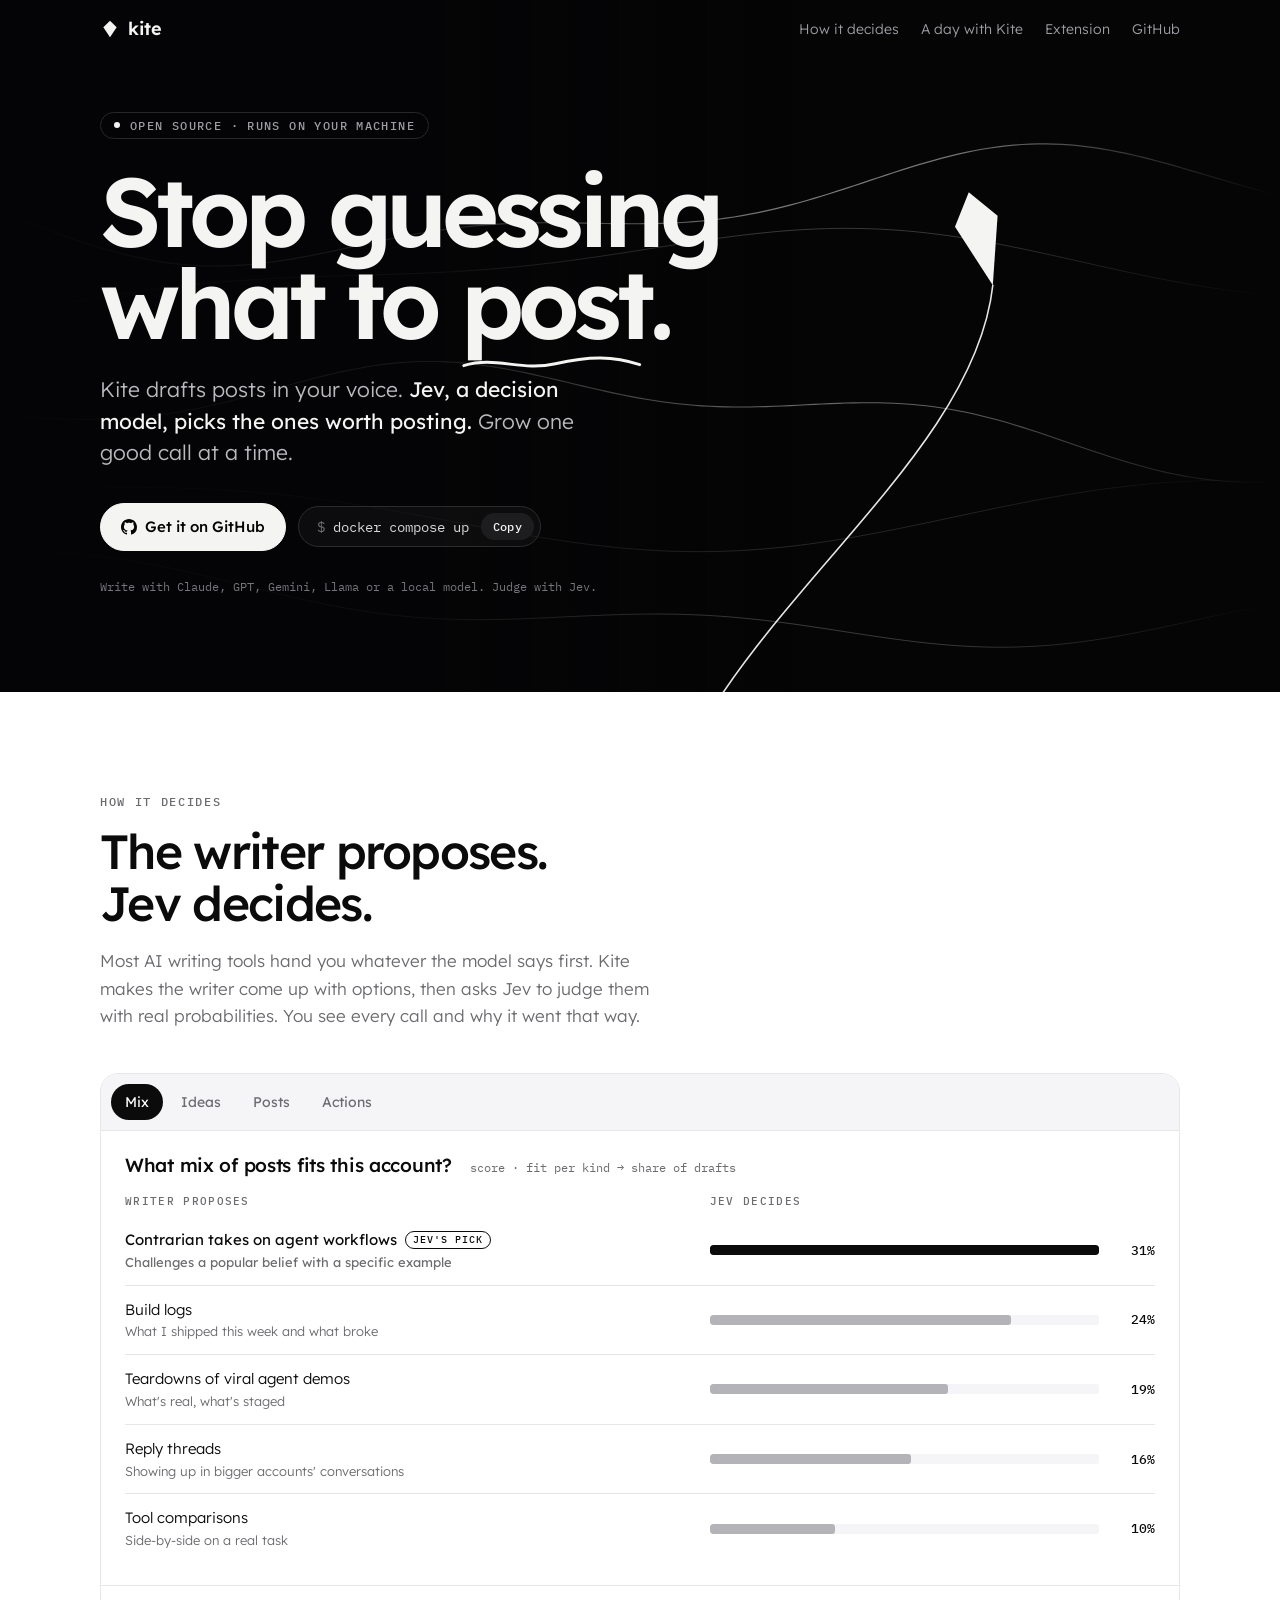
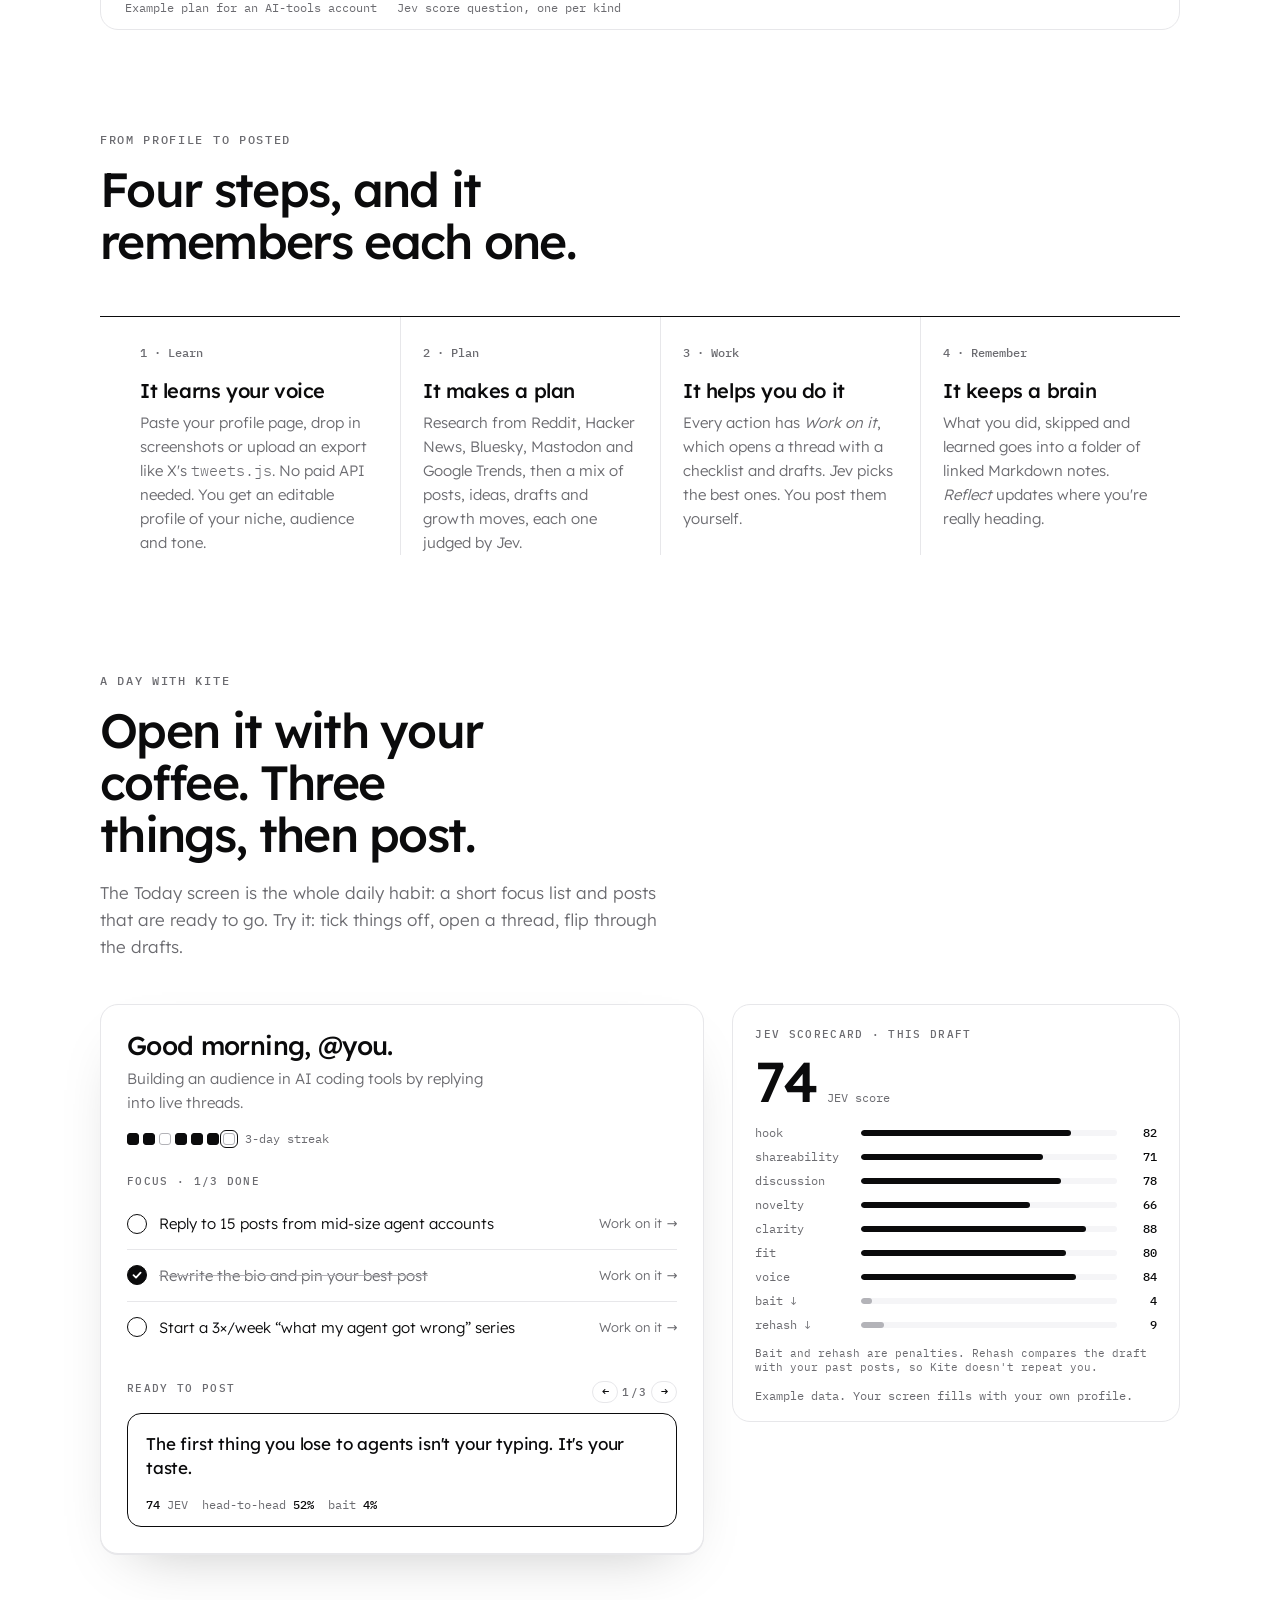
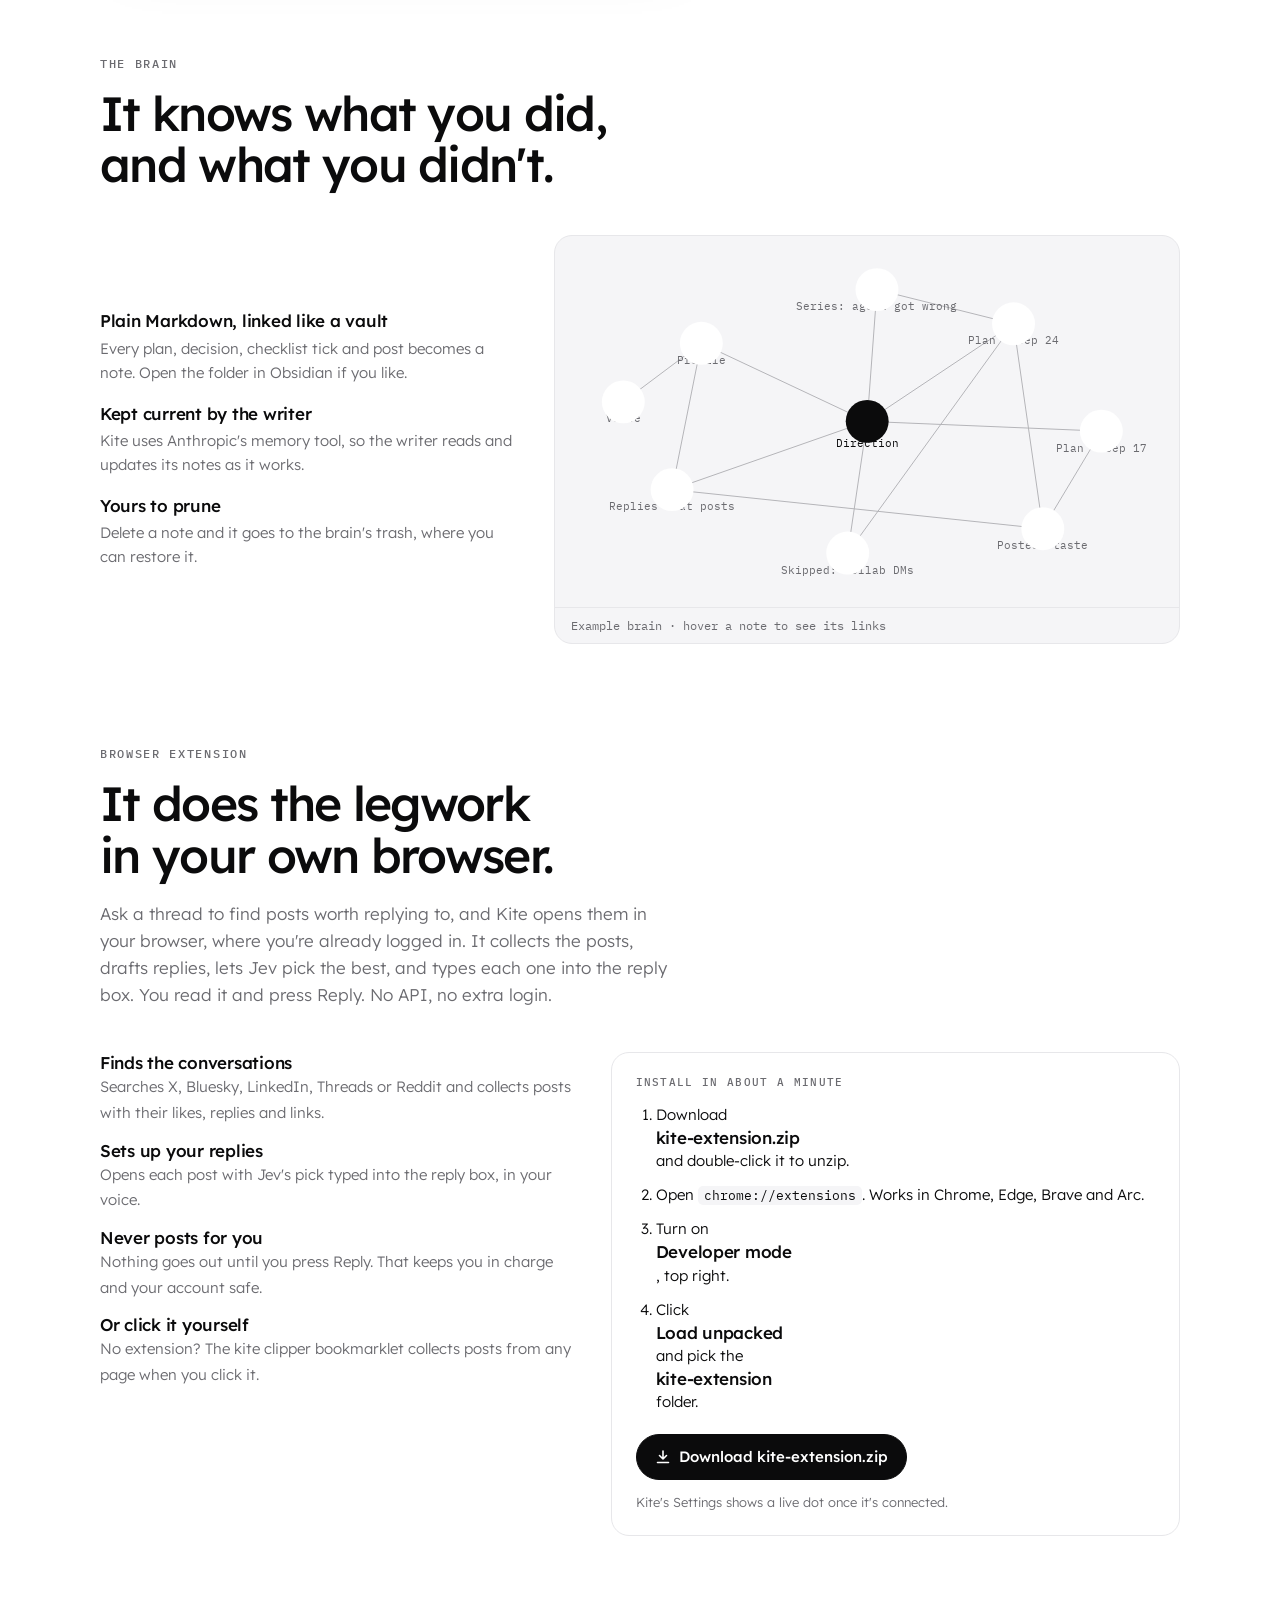
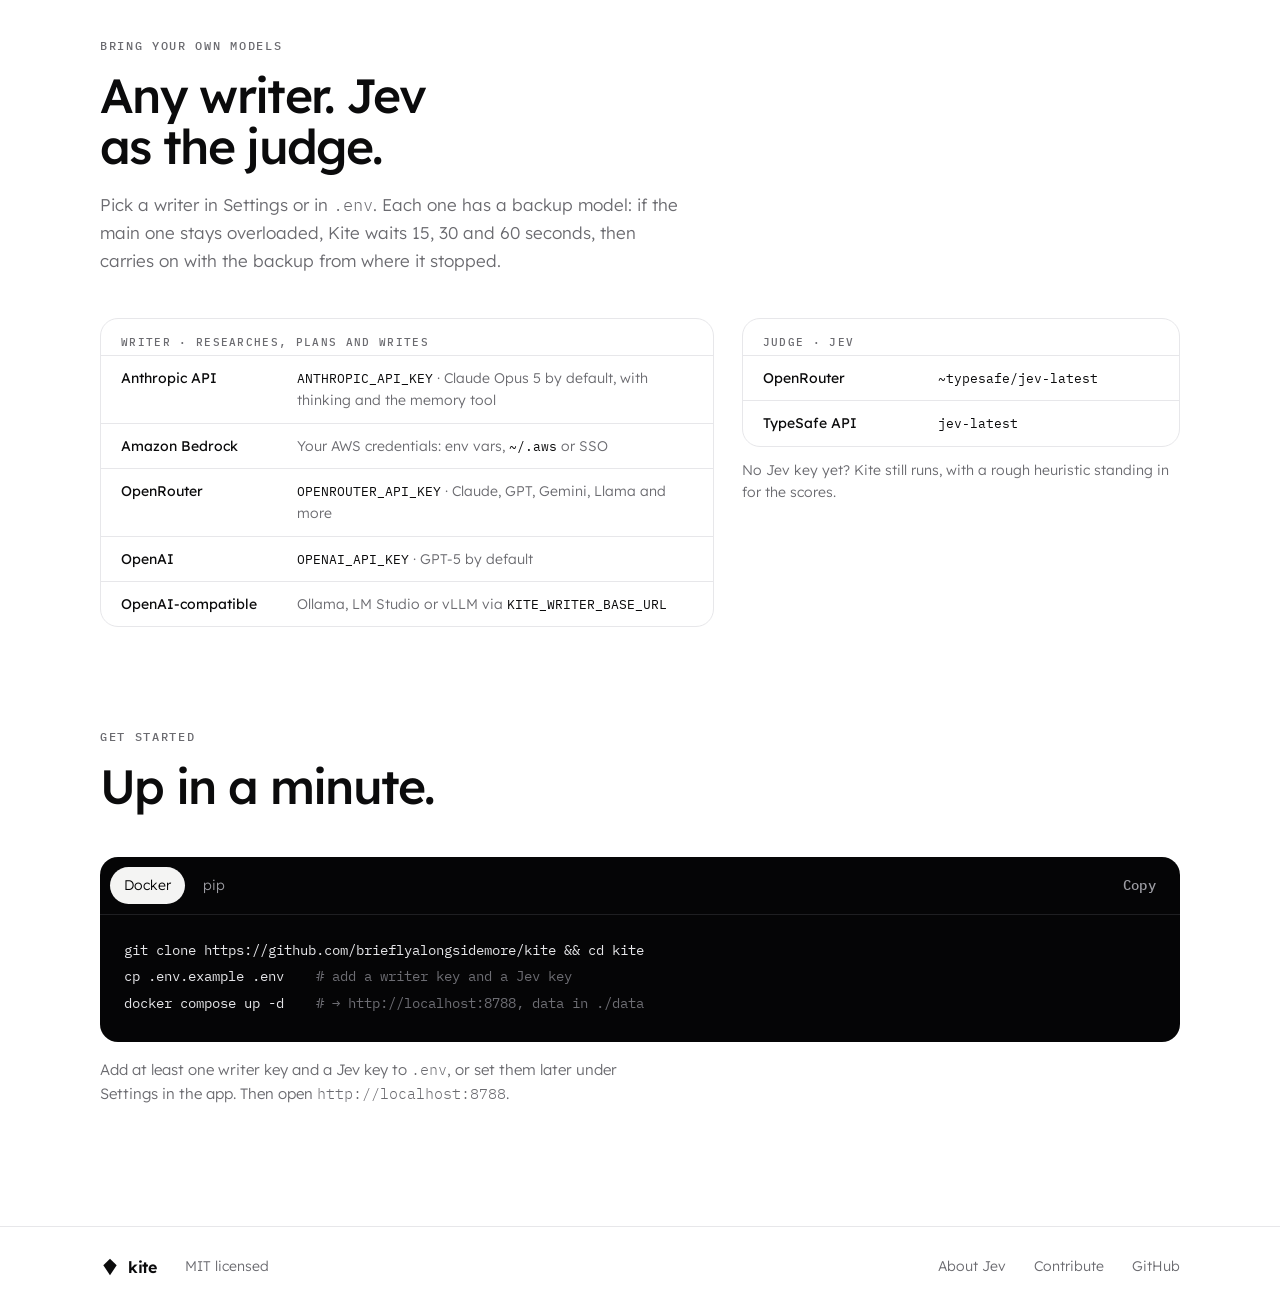
<file: docs/index.html>
<!doctype html>
<html lang="en">
<head>
<meta charset="utf-8">
<meta name="viewport" content="width=device-width, initial-scale=1, viewport-fit=cover">
<title>Kite</title>
<meta name="description" content="A local copilot for growing on social media. An LLM writes; Jev, TypeSafe's decision model, makes the calls.">
<meta property="og:type" content="website">
<meta property="og:site_name" content="Kite">
<meta property="og:title" content="Kite: stop guessing what to post">
<meta property="og:description" content="Claude drafts in your voice. Jev picks what's worth posting. Open source, runs on your machine.">
<meta property="og:url" content="https://open-kite.vercel.app/">
<meta property="og:image" content="https://open-kite.vercel.app/og.png">
<meta property="og:image:width" content="2400">
<meta property="og:image:height" content="1260">
<meta property="og:image:alt" content="Kite: stop guessing what to post. Claude drafts in your voice, Jev picks what's worth posting.">
<meta name="twitter:card" content="summary_large_image">
<meta name="twitter:title" content="Kite: stop guessing what to post">
<meta name="twitter:description" content="Claude drafts in your voice. Jev picks what's worth posting. Open source, runs on your machine.">
<meta name="twitter:image" content="https://open-kite.vercel.app/og.png">
<meta name="twitter:image:alt" content="Kite: stop guessing what to post. Claude drafts in your voice, Jev picks what's worth posting.">
<link rel="icon" href="data:image/svg+xml,%3Csvg xmlns='http://www.w3.org/2000/svg' viewBox='0 0 24 24'%3E%3Cpath d='M12 2 20 10 12 22 4 10Z' fill='black'/%3E%3C/svg%3E">
<link rel="preconnect" href="https://fonts.googleapis.com">
<link rel="preconnect" href="https://fonts.gstatic.com" crossorigin>
<link rel="stylesheet" href="https://fonts.googleapis.com/css2?family=Lexend:wght@300;400;500;600&family=IBM+Plex+Mono:wght@400;500&display=swap">
<style>
:root {
  color-scheme: light;
  --bg: #ffffff; --fg: #0b0b0c; --dim: #6b6b70; --faint: #b3b3b8; --soft: #e7e7ea; --wash: #f5f5f7;
  --ink: #050506; --paper: #f4f4f3; --paper-dim: #9d9da3;
  --display: "Lexend", ui-sans-serif, system-ui, -apple-system, "Segoe UI", sans-serif;
  --body: "Lexend", ui-sans-serif, system-ui, -apple-system, "Segoe UI", sans-serif;
  --mono: "IBM Plex Mono", ui-monospace, "SF Mono", Menlo, Consolas, monospace;
  --wrap: 1120px;
}
@media (prefers-color-scheme: dark) {
  :root:not([data-theme="light"]) { color-scheme: dark; --bg: #0b0b0c; --fg: #f3f3f2; --dim: #9b9ba0; --faint: #55555a; --soft: #232326; --wash: #141416; }
}
:root[data-theme="dark"] { color-scheme: dark; --bg: #0b0b0c; --fg: #f3f3f2; --dim: #9b9ba0; --faint: #55555a; --soft: #232326; --wash: #141416; }

* { box-sizing: border-box; }
html { scroll-behavior: smooth; }
body { margin: 0; background: var(--bg); color: var(--fg); font: 300 16px/1.6 var(--body); -webkit-font-smoothing: antialiased; }
img { max-width: 100%; }
a { color: inherit; }
button { font: inherit; color: inherit; }
::selection { background: var(--fg); color: var(--bg); }
:focus-visible { outline: 2px solid currentColor; outline-offset: 3px; border-radius: 4px; }
.wrap { max-width: var(--wrap); margin: 0 auto; padding-inline: 20px; }
.mono { font-family: var(--mono); }

/* ---------- hero (always ink, like the banner) ---------- */
.hero { position: relative; background: var(--ink); color: var(--paper); overflow: hidden; isolation: isolate; }
.hero canvas { position: absolute; inset: 0; width: 100%; height: 100%; z-index: -1; }
.nav { display: flex; align-items: center; gap: 24px; padding-block: calc(18px + env(safe-area-inset-top, 0px)) 18px; }
.mark { display: inline-flex; align-items: center; gap: 8px; font: 600 18px/1 var(--display); letter-spacing: -0.02em; text-decoration: none; }
.mark svg { width: 20px; height: 20px; }
.nav-links { display: flex; gap: 22px; margin-left: auto; font-size: 14px; }
.nav-links a { text-decoration: none; color: var(--paper-dim); transition: color .15s; }
.nav-links a:hover { color: var(--paper); }
.hero-grid { max-width: 700px; padding-block: 52px 96px; }
.kicker { display: inline-flex; align-items: center; gap: 10px; font: 500 11.5px/1 var(--mono); letter-spacing: .12em; text-transform: uppercase; color: var(--paper-dim); border: 1px solid #27272b; border-radius: 999px; padding: 7px 13px; }
.kicker i { width: 6px; height: 6px; border-radius: 50%; background: var(--paper); }
.headline { font: 600 clamp(54px, 7.6vw, 104px)/0.94 var(--display); letter-spacing: -0.052em; margin: 26px 0 0; text-wrap: balance; }
.headline em { font-style: normal; position: relative; white-space: nowrap; }
.headline em svg { position: absolute; left: 0; bottom: -0.1em; width: calc(100% - .28em); height: .2em; overflow: visible; }
.headline em path { fill: none; stroke: var(--paper); stroke-width: 3; stroke-linecap: round; stroke-dasharray: 1; stroke-dashoffset: 1; animation: draw 1.1s .5s cubic-bezier(.6,0,.2,1) forwards; }
@keyframes draw { to { stroke-dashoffset: 0; } }
.sub { font: 300 clamp(18px, 2vw, 21px)/1.5 var(--display); color: #b9b9be; max-width: 40ch; margin: 26px 0 0; }
.sub b { color: var(--paper); font-weight: 400; }
.proof { margin: 26px 0 0; font: 400 12px/1.6 var(--mono); color: #75757b; }

.actions { display: flex; flex-wrap: wrap; gap: 12px; margin-top: 34px; align-items: center; }
.pill { display: inline-flex; align-items: center; gap: 8px; border-radius: 999px; padding: 11px 20px; font-weight: 500; font-size: 15px; text-decoration: none; border: 1px solid var(--paper); background: var(--paper); color: var(--ink); transition: transform .12s; }
.pill:hover { transform: translateY(-1px); }
.pill svg { width: 16px; height: 16px; }
.cmd { display: inline-flex; align-items: center; gap: 12px; border: 1px solid #2c2c30; border-radius: 999px; padding: 6px 6px 6px 18px; font: 400 14px var(--mono); color: #d8d8dc; background: rgba(255,255,255,.03); }
.cmd b { color: #6f6f75; font-weight: 400; }
.copy { border: 0; border-radius: 999px; padding: 6px 12px; font: 500 12px var(--mono); cursor: pointer; background: #1d1d20; color: var(--paper); letter-spacing: .02em; }
.copy:hover { background: #2a2a2e; }

/* ---------- sections ---------- */
section.s { padding-block: 104px 0; }
.eyebrow { font: 500 12px/1 var(--mono); text-transform: uppercase; letter-spacing: .14em; color: var(--dim); margin: 0 0 18px; }
h2 { font: 500 clamp(30px, 4.4vw, 48px)/1.08 var(--display); letter-spacing: -0.035em; margin: 0; text-wrap: balance; max-width: 18ch; }
.intro { color: var(--dim); max-width: 58ch; margin: 18px 0 0; font-size: 17px; }

/* engine: writer proposes / jev decides */
.engine { margin-top: 44px; border: 1px solid var(--soft); border-radius: 18px; overflow: hidden; }
.steps { display: flex; gap: 4px; padding: 10px; border-bottom: 1px solid var(--soft); flex-wrap: wrap; background: var(--wash); }
.steps button { border: 0; background: none; padding: 7px 14px; border-radius: 999px; cursor: pointer; color: var(--dim); font-size: 14px; font-weight: 400; }
.steps button:hover { color: var(--fg); }
.steps button[aria-selected="true"] { background: var(--fg); color: var(--bg); }
.engine-body { display: grid; grid-template-columns: 1fr; }
.engine-q { padding: 22px 24px 4px; display: flex; flex-wrap: wrap; gap: 8px 18px; align-items: baseline; }
.engine-q strong { font: 500 19px/1.3 var(--display); letter-spacing: -0.015em; }
.engine-q span { font: 400 12px var(--mono); color: var(--dim); }
.cols { display: grid; grid-template-columns: minmax(0, 1.25fr) minmax(0, 1fr); gap: 0 28px; padding: 12px 24px 8px; font: 500 11px var(--mono); text-transform: uppercase; letter-spacing: .12em; color: var(--dim); }
.rows { padding: 0 24px 22px; }
.r { display: grid; grid-template-columns: minmax(0, 1.25fr) minmax(0, 1fr); gap: 6px 28px; align-items: center; padding: 13px 0; border-top: 1px solid var(--soft); }
.r:first-child { border-top: 0; }
.r .t { font-size: 15px; line-height: 1.45; }
.r .t small { display: block; color: var(--dim); font-size: 13px; margin-top: 2px; }
.bar { display: flex; align-items: center; gap: 12px; }
.track { flex: 1; height: 10px; border-radius: 3px; background: var(--wash); position: relative; overflow: hidden; }
.fill { position: absolute; inset: 0 auto 0 0; border-radius: 3px; background: var(--faint); transition: width .7s cubic-bezier(.2,.8,.2,1); }
.r.top .fill { background: var(--fg); }
.r.top .t { font-weight: 400; }
.pct { font: 500 13px var(--mono); width: 44px; text-align: right; font-variant-numeric: tabular-nums; }
.pick { display: inline-block; font: 500 10px/1 var(--mono); letter-spacing: .1em; text-transform: uppercase; border: 1px solid var(--fg); border-radius: 999px; padding: 3px 7px; margin-left: 8px; vertical-align: 2px; }
.engine-foot { padding: 14px 24px; border-top: 1px solid var(--soft); font: 400 12px var(--mono); color: var(--dim); display: flex; flex-wrap: wrap; gap: 6px 20px; }

/* how it works */
.how { margin-top: 48px; display: grid; grid-template-columns: repeat(4, minmax(0, 1fr)); gap: 0; border-top: 1px solid var(--fg); }
.how li { list-style: none; padding: 22px 22px 0 0; }
.how li + li { padding-left: 22px; border-left: 1px solid var(--soft); }
.how .n { font: 500 12px var(--mono); color: var(--dim); }
.how h3 { font: 500 20px/1.25 var(--display); letter-spacing: -0.02em; margin: 14px 0 8px; }
.how p { margin: 0; color: var(--dim); font-size: 15px; }
.how ol { padding: 0; margin: 0; display: contents; }

/* today demo */
.demo-grid { margin-top: 44px; display: grid; grid-template-columns: minmax(0, 1.35fr) minmax(0, 1fr); gap: 28px; align-items: start; }
.app { border: 1px solid var(--soft); border-radius: 18px; padding: 26px; background: var(--bg); box-shadow: 0 1px 0 var(--soft), 0 24px 60px -32px rgba(0,0,0,.28); }
.app-top { display: flex; justify-content: space-between; align-items: flex-start; gap: 16px; flex-wrap: wrap; }
.app h3 { font: 500 26px/1.15 var(--display); letter-spacing: -0.025em; margin: 0; }
.app .dir { color: var(--dim); margin: 6px 0 0; font-size: 15px; max-width: 42ch; }
.streak { display: flex; align-items: center; gap: 10px; font: 400 12px var(--mono); color: var(--dim); }
.days { display: flex; gap: 4px; }
.days i { width: 12px; height: 12px; border-radius: 3px; border: 1px solid var(--faint); display: block; transition: background .3s, border-color .3s; }
.days i.on { background: var(--fg); border-color: var(--fg); }
.days i.today { outline: 1px solid var(--fg); outline-offset: 2px; }
.label { font: 500 11px var(--mono); text-transform: uppercase; letter-spacing: .12em; color: var(--dim); margin: 28px 0 10px; display: flex; justify-content: space-between; gap: 12px; }
.focus { list-style: none; margin: 0; padding: 0; }
.focus li { border-top: 1px solid var(--soft); }
.focus li:first-child { border-top: 0; }
.fi { display: flex; align-items: center; gap: 12px; padding: 11px 0; }
.check { width: 20px; height: 20px; border-radius: 50%; border: 1.5px solid var(--fg); background: none; cursor: pointer; flex: none; display: grid; place-items: center; padding: 0; }
.check svg { width: 12px; height: 12px; opacity: 0; }
li.done .check { background: var(--fg); }
li.done .check svg { opacity: 1; color: var(--bg); }
li.done .ft { color: var(--dim); text-decoration: line-through; text-decoration-color: var(--faint); }
.ft { flex: 1; font-size: 15px; line-height: 1.4; }
.work { border: 0; background: none; color: var(--dim); font-size: 13px; cursor: pointer; white-space: nowrap; padding: 4px 0; }
.work:hover { color: var(--fg); }
.thread { margin: 0 0 14px 32px; padding: 14px 16px; background: var(--wash); border-radius: 12px; font-size: 14px; }
.thread p { margin: 0 0 8px; color: var(--dim); }
.thread ol { margin: 0; padding-left: 18px; }
.thread li { border: 0; padding: 2px 0; }
.post { border: 1px solid var(--fg); border-radius: 14px; padding: 18px 18px 14px; }
.post p { margin: 0; font: 400 17px/1.45 var(--display); letter-spacing: -0.01em; min-height: 3em; }
.post .meta { margin-top: 14px; font: 400 12px var(--mono); color: var(--dim); display: flex; flex-wrap: wrap; gap: 4px 14px; }
.post .meta b { color: var(--fg); font-weight: 500; }
.pager { display: inline-flex; align-items: center; gap: 4px; }
.pager button { border: 1px solid var(--soft); background: none; border-radius: 999px; width: 26px; height: 22px; cursor: pointer; font-size: 12px; line-height: 1; color: var(--fg); }
.pager button:hover { border-color: var(--fg); }

.scorecard { border: 1px solid var(--soft); border-radius: 18px; padding: 22px 22px 18px; }
.scorecard h4 { margin: 0; font: 500 11px var(--mono); text-transform: uppercase; letter-spacing: .12em; color: var(--dim); }
.big { display: flex; align-items: baseline; gap: 10px; margin: 12px 0 4px; }
.big strong { font: 500 56px/1 var(--display); letter-spacing: -0.04em; font-variant-numeric: tabular-nums; }
.big span { font: 400 12px var(--mono); color: var(--dim); }
.metrics { list-style: none; margin: 16px 0 0; padding: 0; display: grid; gap: 9px; }
.metrics li { display: grid; grid-template-columns: 96px minmax(0, 1fr) 30px; gap: 10px; align-items: center; font: 400 12px var(--mono); }
.metrics li span:first-child { color: var(--dim); }
.metrics .track { height: 6px; }
.metrics .fill { background: var(--fg); }
.metrics li.inv .fill { background: var(--faint); }
.metrics li b { font-weight: 500; text-align: right; font-variant-numeric: tabular-nums; }
.note { font: 400 11px var(--mono); color: var(--dim); margin: 14px 0 0; }
.example { font: 400 12px var(--mono); color: var(--dim); margin: 14px 0 0; }

/* brain */
.brain { margin-top: 44px; display: grid; grid-template-columns: minmax(0, 1fr) minmax(0, 1.5fr); gap: 36px; align-items: center; }
.brain dl { margin: 0; display: grid; gap: 18px; }
.brain dt { font: 500 17px/1.3 var(--display); letter-spacing: -0.015em; }
.brain dd { margin: 4px 0 0; color: var(--dim); font-size: 15px; }
.graph { border: 1px solid var(--soft); border-radius: 18px; background: var(--wash); overflow: hidden; }
.graph svg { display: block; width: 100%; height: auto; }
.graph line { stroke: var(--faint); stroke-width: 1; transition: stroke .2s; }
.graph line.hot { stroke: var(--fg); }
.graph circle { fill: var(--bg); stroke: var(--fg); stroke-width: 1.5; transition: fill .2s; }
.graph g.node { cursor: default; }
.graph g.node.core circle { fill: var(--fg); }
.graph g.node.hot circle { fill: var(--fg); }
.graph text { fill: var(--dim); font: 400 11px var(--mono); transition: fill .2s; }
.graph g.node.hot text, .graph g.node.core text { fill: var(--fg); }
.graph-cap { padding: 10px 16px; border-top: 1px solid var(--soft); font: 400 12px var(--mono); color: var(--dim); }

/* browser extension */
.ext { margin-top: 44px; display: grid; grid-template-columns: minmax(0, 1fr) minmax(0, 1.2fr); gap: 36px; align-items: start; }
.ext ul { list-style: none; margin: 0; padding: 0; display: grid; gap: 14px; }
.ext li b { display: block; font: 500 17px/1.3 var(--display); letter-spacing: -0.015em; }
.ext li span { color: var(--dim); font-size: 15px; }
.ext-card { border: 1px solid var(--soft); border-radius: 18px; padding: 22px 24px; }
.ext-card h3 { margin: 0 0 14px; font: 500 11px var(--mono); text-transform: uppercase; letter-spacing: .12em; color: var(--dim); }
.ext-card ol { margin: 0; padding-left: 20px; display: grid; gap: 10px; font-size: 15px; }
.ext-card code { font: 400 13px var(--mono); background: var(--wash); border-radius: 5px; padding: 1px 6px; }
.ext-actions { display: flex; flex-wrap: wrap; gap: 12px; align-items: center; margin-top: 20px; }
.dl { display: inline-flex; align-items: center; gap: 8px; border-radius: 999px; padding: 10px 18px; font-weight: 500; font-size: 15px; text-decoration: none; background: var(--fg); color: var(--bg); border: 1px solid var(--fg); }
.dl:hover { transform: translateY(-1px); }
.ext-note { color: var(--dim); font-size: 13px; }

/* providers */
.prov { margin-top: 44px; display: grid; grid-template-columns: minmax(0, 1.4fr) minmax(0, 1fr); gap: 28px; }
.table { border: 1px solid var(--soft); border-radius: 18px; overflow-x: auto; }
.table table { width: 100%; border-collapse: collapse; font-size: 14px; min-width: 460px; }
.table caption { text-align: left; padding: 16px 20px 6px; font: 500 11px var(--mono); text-transform: uppercase; letter-spacing: .12em; color: var(--dim); }
.table th, .table td { text-align: left; padding: 11px 20px; border-top: 1px solid var(--soft); vertical-align: top; }
.table th { font-weight: 400; white-space: nowrap; }
.table td { color: var(--dim); }
.table code { font: 400 12.5px var(--mono); color: var(--fg); }
.fallback { margin: 12px 0 0; color: var(--dim); font-size: 14px; }


/* start */
.start { margin-top: 44px; border-radius: 18px; background: var(--ink); color: var(--paper); overflow: hidden; }
.start-tabs { display: flex; gap: 4px; padding: 10px; border-bottom: 1px solid #1f1f22; }
.start-tabs button { border: 0; background: none; color: var(--paper-dim); padding: 7px 14px; border-radius: 999px; cursor: pointer; font-size: 14px; }
.start-tabs button[aria-selected="true"] { background: var(--paper); color: var(--ink); }
.start-tabs .copy { margin-left: auto; }
.start pre { margin: 0; padding: 22px 24px 26px; overflow-x: auto; font: 400 14px/1.9 var(--mono); color: #e6e6e9; }
.start pre .c { color: #6d6d73; }
.start-note { margin: 16px 0 0; color: var(--dim); font-size: 15px; max-width: 62ch; }

footer { margin-top: 120px; border-top: 1px solid var(--soft); }
.foot { display: flex; flex-wrap: wrap; gap: 12px 28px; align-items: center; padding-block: 28px calc(36px + env(safe-area-inset-bottom, 0px)); font-size: 14px; color: var(--dim); }
.foot .mark { color: var(--fg); font-size: 16px; }
.foot a { text-decoration: none; }
.foot a:hover { color: var(--fg); }
.foot .sp { flex: 1; }

@media (max-width: 900px) {
  .ext { grid-template-columns: 1fr; }
  .demo-grid, .brain, .prov { grid-template-columns: 1fr; }
  .how { grid-template-columns: 1fr 1fr; }
  .how li:nth-child(3) { padding-left: 0; border-left: 0; }
  .how li { padding-bottom: 22px; }
}
@media (max-width: 640px) {
  .kicker { font-size: 10.5px; letter-spacing: .1em; }
  .nav-links a:not(.gh) { display: none; }
  .hero-grid { padding-block: 36px 64px; }
  section.s { padding-block: 80px 0; }
  .how { grid-template-columns: 1fr; }
  .how li + li { padding-left: 0; border-left: 0; border-top: 1px solid var(--soft); }
  .how li { padding: 20px 0; }
  .cols { display: none; }
  .r { grid-template-columns: 1fr; }
  .engine-q, .rows { padding-inline: 18px; }
  .app { padding: 20px; }
  .thread { margin-left: 0; }
  .cmd { font-size: 13px; }
}
@media (prefers-reduced-motion: reduce) {
  html { scroll-behavior: auto; }
  .fill, .days i, .pill { transition: none; }
  .headline em path { animation: none; stroke-dashoffset: 0; }
}
</style>
</head>
<body>

<header class="hero">
  <canvas id="wind" aria-hidden="true"></canvas>
  <div class="wrap">
    <nav class="nav" aria-label="Site">
      <a class="mark" href="#top" id="top">
        <svg viewBox="0 0 24 24" aria-hidden="true"><path d="M12 2 20 10 12 22 4 10Z" fill="currentColor"/></svg>kite
      </a>
      <div class="nav-links">
        <a href="#engine">How it decides</a>
        <a href="#today">A day with Kite</a>
        <a href="#extension">Extension</a>
        <a class="gh" href="https://github.com/brieflyalongsidemore/kite">GitHub</a>
      </div>
    </nav>
    <div class="hero-grid">
    <div class="hero-copy">
      <span class="kicker"><i></i>Open source · runs on your machine</span>
      <h1 class="headline">Stop guessing what to <em>post.<svg viewBox="0 0 200 20" preserveAspectRatio="none" aria-hidden="true"><path pathLength="1" d="M3 13 C 38 3, 66 19, 104 11 S 168 3, 197 12"/></svg></em></h1>
      <p class="sub">Kite drafts posts in your voice. <b>Jev, a decision model, picks the ones worth posting.</b> Grow one good call at a time.</p>
      <div class="actions">
        <a class="pill" href="https://github.com/brieflyalongsidemore/kite">
          <svg viewBox="0 0 16 16" aria-hidden="true"><path fill="currentColor" d="M8 0C3.58 0 0 3.58 0 8c0 3.54 2.29 6.53 5.47 7.59.4.07.55-.17.55-.38 0-.19-.01-.82-.01-1.49-2.01.37-2.53-.49-2.69-.94-.09-.23-.48-.94-.82-1.13-.28-.15-.68-.52-.01-.53.63-.01 1.08.58 1.23.82.72 1.21 1.87.87 2.33.66.07-.52.28-.87.51-1.07-1.78-.2-3.64-.89-3.64-3.95 0-.87.31-1.59.82-2.15-.08-.2-.36-1.02.08-2.12 0 0 .67-.21 2.2.82.64-.18 1.32-.27 2-.27s1.36.09 2 .27c1.53-1.04 2.2-.82 2.2-.82.44 1.1.16 1.92.08 2.12.51.56.82 1.27.82 2.15 0 3.07-1.87 3.75-3.65 3.95.29.25.54.73.54 1.48 0 1.07-.01 1.93-.01 2.2 0 .21.15.46.55.38A8.01 8.01 0 0 0 16 8c0-4.42-3.58-8-8-8Z"/></svg>
          Get it on GitHub
        </a>
        <span class="cmd"><span><b>$</b> docker compose up</span><button class="copy" type="button" data-copy="git clone https://github.com/brieflyalongsidemore/kite &amp;&amp; cd kite &amp;&amp; cp .env.example .env &amp;&amp; docker compose up -d">Copy</button></span>
      </div>
      <p class="proof">Write with Claude, GPT, Gemini, Llama or a local model. Judge with Jev.</p>
    </div>

    </div>
  </div>
</header>

<main>
  <!-- ENGINE -->
  <section class="s" id="engine" aria-labelledby="engine-h">
    <div class="wrap">
      <p class="eyebrow">How it decides</p>
      <h2 id="engine-h">The writer proposes. Jev decides.</h2>
      <p class="intro">Most AI writing tools hand you whatever the model says first. Kite makes the writer come up with options, then asks Jev to judge them with real probabilities. You see every call and why it went that way.</p>

      <div class="engine">
        <div class="steps" role="tablist" aria-label="Planning steps">
          <button role="tab" id="st-mix" aria-selected="true" data-step="mix">Mix</button>
          <button role="tab" id="st-ideas" aria-selected="false" data-step="ideas">Ideas</button>
          <button role="tab" id="st-posts" aria-selected="false" data-step="posts">Posts</button>
          <button role="tab" id="st-actions" aria-selected="false" data-step="actions">Actions</button>
        </div>
        <div class="engine-body" role="tabpanel" id="engine-panel" aria-live="polite">
          <div class="engine-q"><strong id="eq"></strong><span id="eqt"></span></div>
          <div class="cols" aria-hidden="true"><span>Writer proposes</span><span>Jev decides</span></div>
          <div class="rows" id="erows"></div>
        </div>
        <div class="engine-foot"><span>Example plan for an AI-tools account</span><span id="efoot"></span></div>
      </div>
    </div>
  </section>

  <!-- HOW -->
  <section class="s" aria-labelledby="how-h">
    <div class="wrap">
      <p class="eyebrow">From profile to posted</p>
      <h2 id="how-h">Four steps, and it remembers each one.</h2>
      <ol class="how">
        <li><span class="n">1 · Learn</span><h3>It learns your voice</h3><p>Paste your profile page, drop in screenshots or upload an export like X's <span class="mono">tweets.js</span>. No paid API needed. You get an editable profile of your niche, audience and tone.</p></li>
        <li><span class="n">2 · Plan</span><h3>It makes a plan</h3><p>Research from Reddit, Hacker News, Bluesky, Mastodon and Google Trends, then a mix of posts, ideas, drafts and growth moves, each one judged by Jev.</p></li>
        <li><span class="n">3 · Work</span><h3>It helps you do it</h3><p>Every action has <em>Work on it</em>, which opens a thread with a checklist and drafts. Jev picks the best ones. You post them yourself.</p></li>
        <li><span class="n">4 · Remember</span><h3>It keeps a brain</h3><p>What you did, skipped and learned goes into a folder of linked Markdown notes. <em>Reflect</em> updates where you're really heading.</p></li>
      </ol>
    </div>
  </section>

  <!-- TODAY -->
  <section class="s" id="today" aria-labelledby="today-h">
    <div class="wrap">
      <p class="eyebrow">A day with Kite</p>
      <h2 id="today-h">Open it with your coffee. Three things, then post.</h2>
      <p class="intro">The Today screen is the whole daily habit: a short focus list and posts that are ready to go. Try it: tick things off, open a thread, flip through the drafts.</p>

      <div class="demo-grid">
        <div class="app" aria-label="Example of the Today screen">
          <div class="app-top">
            <div>
              <h3>Good morning, @you.</h3>
              <p class="dir">Building an audience in AI coding tools by replying into live threads.</p>
            </div>
            <div class="streak"><div class="days" id="days" aria-hidden="true"></div><span id="streakTxt">5-day streak</span></div>
          </div>

          <div class="label"><span id="focusLbl">Focus · 1/3 done</span></div>
          <ul class="focus" id="focus"></ul>

          <div class="label"><span>Ready to post</span>
            <span class="pager"><button type="button" id="prev" aria-label="Previous draft">←</button><span id="pg">1/3</span><button type="button" id="next" aria-label="Next draft">→</button></span>
          </div>
          <div class="post"><p id="draft"></p><div class="meta" id="dmeta"></div></div>
        </div>

        <aside class="scorecard" aria-label="Jev scorecard for this draft">
          <h4>Jev scorecard · this draft</h4>
          <div class="big"><strong id="jev">74</strong><span>JEV score</span></div>
          <ul class="metrics" id="metrics"></ul>
          <p class="note">Bait and rehash are penalties. Rehash compares the draft with your past posts, so Kite doesn't repeat you.</p>
          <p class="example">Example data. Your screen fills with your own profile.</p>
        </aside>
      </div>
    </div>
  </section>

  <!-- BRAIN -->
  <section class="s" aria-labelledby="brain-h">
    <div class="wrap">
      <p class="eyebrow">The brain</p>
      <h2 id="brain-h">It knows what you did, and what you didn't.</h2>
      <div class="brain">
        <dl>
          <div><dt>Plain Markdown, linked like a vault</dt><dd>Every plan, decision, checklist tick and post becomes a note. Open the folder in Obsidian if you like.</dd></div>
          <div><dt>Kept current by the writer</dt><dd>Kite uses Anthropic's memory tool, so the writer reads and updates its notes as it works.</dd></div>
          <div><dt>Yours to prune</dt><dd>Delete a note and it goes to the brain's trash, where you can restore it.</dd></div>
        </dl>
        <figure class="graph" style="margin:0">
          <svg id="graph" viewBox="0 0 640 380" role="img" aria-label="Example brain graph: Direction linked to Profile, plans, posts, skipped actions and lessons"></svg>
          <figcaption class="graph-cap">Example brain · hover a note to see its links</figcaption>
        </figure>
      </div>
    </div>
  </section>

  <!-- EXTENSION -->
  <section class="s" id="extension" aria-labelledby="ext-h">
    <div class="wrap">
      <p class="eyebrow">Browser extension</p>
      <h2 id="ext-h">It does the legwork in your own browser.</h2>
      <p class="intro">Ask a thread to find posts worth replying to, and Kite opens them in your browser, where you're already logged in. It collects the posts, drafts replies, lets Jev pick the best, and types each one into the reply box. You read it and press Reply. No API, no extra login.</p>
      <div class="ext">
        <ul>
          <li><b>Finds the conversations</b><span>Searches X, Bluesky, LinkedIn, Threads or Reddit and collects posts with their likes, replies and links.</span></li>
          <li><b>Sets up your replies</b><span>Opens each post with Jev's pick typed into the reply box, in your voice.</span></li>
          <li><b>Never posts for you</b><span>Nothing goes out until you press Reply. That keeps you in charge and your account safe.</span></li>
          <li><b>Or click it yourself</b><span>No extension? The kite clipper bookmarklet collects posts from any page when you click it.</span></li>
        </ul>
        <div class="ext-card">
          <h3>Install in about a minute</h3>
          <ol>
            <li>Download <b>kite-extension.zip</b> and double-click it to unzip.</li>
            <li>Open <code>chrome://extensions</code>. Works in Chrome, Edge, Brave and Arc.</li>
            <li>Turn on <b>Developer mode</b>, top right.</li>
            <li>Click <b>Load unpacked</b> and pick the <b>kite-extension</b> folder.</li>
          </ol>
          <div class="ext-actions">
            <a class="dl" href="kite-extension.zip" download>
              <svg viewBox="0 0 16 16" width="16" height="16" aria-hidden="true"><path d="M8 2v8m0 0 3.5-3.5M8 10 4.5 6.5M2.5 13.5h11" fill="none" stroke="currentColor" stroke-width="1.6" stroke-linecap="round" stroke-linejoin="round"/></svg>
              Download kite-extension.zip</a>
            <span class="ext-note">Kite's Settings shows a live dot once it's connected.</span>
          </div>
        </div>
      </div>
    </div>
  </section>

  <!-- PROVIDERS -->
  <section class="s" aria-labelledby="prov-h">
    <div class="wrap">
      <p class="eyebrow">Bring your own models</p>
      <h2 id="prov-h">Any writer. Jev as the judge.</h2>
      <p class="intro">Pick a writer in Settings or in <span class="mono">.env</span>. Each one has a backup model: if the main one stays overloaded, Kite waits 15, 30 and 60 seconds, then carries on with the backup from where it stopped.</p>
      <div class="prov">
        <div class="table">
          <table>
            <caption>Writer · researches, plans and writes</caption>
            <tbody>
              <tr><th>Anthropic API</th><td><code>ANTHROPIC_API_KEY</code> · Claude Opus 5 by default, with thinking and the memory tool</td></tr>
              <tr><th>Amazon Bedrock</th><td>Your AWS credentials: env vars, <code>~/.aws</code> or SSO</td></tr>
              <tr><th>OpenRouter</th><td><code>OPENROUTER_API_KEY</code> · Claude, GPT, Gemini, Llama and more</td></tr>
              <tr><th>OpenAI</th><td><code>OPENAI_API_KEY</code> · GPT-5 by default</td></tr>
              <tr><th>OpenAI-compatible</th><td>Ollama, LM Studio or vLLM via <code>KITE_WRITER_BASE_URL</code></td></tr>
            </tbody>
          </table>
        </div>
        <div>
          <div class="table">
            <table style="min-width:0">
              <caption>Judge · Jev</caption>
              <tbody>
                <tr><th>OpenRouter</th><td><code>~typesafe/jev-latest</code></td></tr>
                <tr><th>TypeSafe API</th><td><code>jev-latest</code></td></tr>
              </tbody>
            </table>
          </div>
          <p class="fallback">No Jev key yet? Kite still runs, with a rough heuristic standing in for the scores.</p>
        </div>
      </div>
    </div>
  </section>


  <!-- START -->
  <section class="s" aria-labelledby="start-h">
    <div class="wrap">
      <p class="eyebrow">Get started</p>
      <h2 id="start-h">Up in a minute.</h2>
      <div class="start">
        <div class="start-tabs" role="tablist" aria-label="Install method">
          <button role="tab" id="t-docker" aria-selected="true" data-t="docker">Docker</button>
          <button role="tab" id="t-pip" aria-selected="false" data-t="pip">pip</button>
          <button class="copy" type="button" id="copyStart">Copy</button>
        </div>
        <pre id="startCode"></pre>
      </div>
      <p class="start-note">Add at least one writer key and a Jev key to <span class="mono">.env</span>, or set them later under Settings in the app. Then open <span class="mono">http://localhost:8788</span>.</p>
    </div>
  </section>
</main>

<footer>
  <div class="wrap foot">
    <span class="mark"><svg viewBox="0 0 24 24" aria-hidden="true"><path d="M12 2 20 10 12 22 4 10Z" fill="currentColor"/></svg>kite</span>
    <span>MIT licensed</span>
    <span class="sp"></span>
    <a href="https://openrouter.ai/docs/guides/community/jev">About Jev</a>
    <a href="https://github.com/brieflyalongsidemore/kite/blob/main/CONTRIBUTING.md">Contribute</a>
    <a href="https://github.com/brieflyalongsidemore/kite">GitHub</a>
  </div>
</footer>

<script>
(() => {
  const reduce = matchMedia("(prefers-reduced-motion: reduce)").matches;

  /* ---------- copy buttons ---------- */
  async function copy(btn, text) {
    try { await navigator.clipboard.writeText(text); btn.textContent = "Copied"; }
    catch { btn.textContent = "Select it"; }
    setTimeout(() => { btn.textContent = "Copy"; }, 1600);
  }
  document.querySelectorAll("[data-copy]").forEach(b => b.addEventListener("click", () => copy(b, b.dataset.copy)));

  /* ---------- hero wind ---------- */
  const cv = document.getElementById("wind"), ctx = cv.getContext("2d");
  let W = 0, H = 0, dpr = 1, t = 0, running = true, px = null, py = null, kx = 0, ky = 0;
  const strands = [
    { y: .30, a: 46, f: .0042, s: .22, p: 0,   a2: 18, f2: .011, w: 1.2, o: .55 },
    { y: .40, a: 38, f: .0036, s: .18, p: 1.7, a2: 12, f2: .009, w: .8,  o: .30 },
    { y: .62, a: 52, f: .0031, s: .15, p: 3.1, a2: 16, f2: .012, w: 1.1, o: .45 },
    { y: .74, a: 30, f: .0047, s: .26, p: 4.4, a2: 10, f2: .008, w: .7,  o: .22 },
    { y: .86, a: 40, f: .0028, s: .12, p: 5.2, a2: 14, f2: .010, w: .9,  o: .28 },
  ];
  function size() {
    dpr = Math.min(devicePixelRatio || 1, 2);
    W = cv.clientWidth; H = cv.clientHeight;
    cv.width = W * dpr; cv.height = H * dpr;
    ctx.setTransform(dpr, 0, 0, dpr, 0, 0);
  }
  function kiteBase() {
    return W < 700 ? { x: W * .86, y: 70, s: .55 } : { x: W * .76, y: H * .32, s: 1 };
  }
  function draw() {
    ctx.clearRect(0, 0, W, H);
    for (const s of strands) {
      const g = ctx.createLinearGradient(0, 0, W, 0);
      g.addColorStop(0, "rgba(255,255,255,0)");
      g.addColorStop(.35, `rgba(255,255,255,${s.o})`);
      g.addColorStop(.75, `rgba(255,255,255,${s.o * .8})`);
      g.addColorStop(1, "rgba(255,255,255,0)");
      ctx.strokeStyle = g; ctx.lineWidth = s.w; ctx.beginPath();
      for (let x = -10; x <= W + 10; x += 8) {
        const y = s.y * H + s.a * Math.sin(x * s.f + t * s.s + s.p) + s.a2 * Math.sin(x * s.f2 - t * s.s * 1.6 + s.p * 2);
        x < 0 ? ctx.moveTo(x, y) : ctx.lineTo(x, y);
      }
      ctx.stroke();
    }
    // keep the wind quiet behind the headline so the copy stays readable
    const narrow = W < 700, mask = ctx.createLinearGradient(0, 0, narrow ? W : W * .62, 0);
    mask.addColorStop(0, "rgba(5,5,6,.82)"); mask.addColorStop(narrow ? .72 : .55, "rgba(5,5,6,.82)"); mask.addColorStop(1, "rgba(5,5,6,0)");
    ctx.fillStyle = mask; ctx.fillRect(0, 0, W, H);
    // kite
    const b = kiteBase();
    let tx = b.x + 10 * Math.sin(t * .7), ty = b.y + 8 * Math.sin(t * 1.1 + 1);
    if (px !== null) { tx += Math.max(-36, Math.min(36, (px - b.x) * .06)); ty += Math.max(-24, Math.min(24, (py - b.y) * .06)); }
    kx += (tx - kx) * .06; ky += (ty - ky) * .06;
    const rot = -.32 + .08 * Math.sin(t * .9), sc = b.s;
    // string: from kite tail down to the lower left, riding the wind
    const tail = { x: kx + Math.sin(-rot) * 58 * sc, y: ky + Math.cos(rot) * 58 * sc };
    const ex = W < 700 ? W + 20 : W * .56, ey = H + 10;
    ctx.strokeStyle = "rgba(255,255,255,.9)"; ctx.lineWidth = 1.6; ctx.lineCap = "round"; ctx.beginPath();
    ctx.moveTo(tail.x, tail.y);
    ctx.bezierCurveTo(
      tail.x - 30 + 14 * Math.sin(t * 1.3), tail.y + (ey - tail.y) * .35,
      ex + 90 + 20 * Math.sin(t * .8 + 2), ey - (ey - tail.y) * .35,
      ex, ey);
    ctx.stroke();
    ctx.save(); ctx.translate(kx, ky); ctx.rotate(rot); ctx.scale(sc, sc);
    ctx.fillStyle = "#f4f4f3"; ctx.beginPath();
    ctx.moveTo(0, -38); ctx.lineTo(22, -8); ctx.lineTo(0, 58); ctx.lineTo(-22, -8); ctx.closePath(); ctx.fill();
    ctx.restore();
  }
  function loop() { if (!running) return; t += 1 / 60; draw(); requestAnimationFrame(loop); }
  size(); const b0 = kiteBase(); kx = b0.x; ky = b0.y;
  new ResizeObserver(() => { size(); draw(); }).observe(cv);
  const hero = document.querySelector(".hero");
  hero.addEventListener("pointermove", e => { const r = cv.getBoundingClientRect(); px = e.clientX - r.left; py = e.clientY - r.top; });
  hero.addEventListener("pointerleave", () => { px = py = null; });
  if (reduce) { draw(); }
  else {
    new IntersectionObserver(([e]) => { const was = running; running = e.isIntersecting; if (running && !was) loop(); }).observe(hero);
    loop();
  }

  /* ---------- engine ---------- */
  const steps = {
    mix: { q: "What mix of posts fits this account?", type: "score · fit per kind → share of drafts", foot: "Jev score question, one per kind",
      rows: [["Contrarian takes on agent workflows", "Challenges a popular belief with a specific example", .31],
             ["Build logs", "What I shipped this week and what broke", .24],
             ["Teardowns of viral agent demos", "What's real, what's staged", .19],
             ["Reply threads", "Showing up in bigger accounts' conversations", .16],
             ["Tool comparisons", "Side-by-side on a real task", .10]] },
    ideas: { q: "Which idea goes first?", type: "choice · interest, timing, authority, debate, freshness", foot: "Jev choice question",
      rows: [["Agents make you worse at reading code", "Hot debate this week on r/programming and HN", .41],
             ["The 9 PRs I reverted from my agent", "Your own data, nobody else has it", .27],
             ["Code review is the new job", "Strong, but you posted a close cousin in June", .19],
             ["A new open-weights model is out", "Timely, but twenty accounts already covered it", .13]] },
    posts: { q: "Which draft wins head to head?", type: "choice · after hook, voice, bait and rehash scores", foot: "Jev choice question over three finalists",
      rows: [["“The first thing you lose to agents isn't your typing. It's your taste.”", "74 JEV · bait 4%", .52],
             ["“I let an agent run my repo for a week. I reverted 9 of its 31 PRs…”", "69 JEV · bait 11%", .27],
             ["“Hot take: code review is becoming the actual job.”", "61 JEV · bait 18%", .21]] },
    actions: { q: "What should you do first?", type: "choice · impact, effort, fit, odds, risk", foot: "Jev choice question, then a score for each action",
      rows: [["Reply to 15 posts from mid-size agent accounts", "High impact, 30 minutes, fits your voice", .46],
             ["Rewrite the bio and pin your best post", "Cheap, lifts every profile visit", .29],
             ["Start a 3×/week “what my agent got wrong” series", "Big upside, needs consistency", .17],
             ["DM five builders for a collab thread", "Risky before you have reach", .08]] },
  };
  const erows = document.getElementById("erows");
  function showStep(key) {
    const s = steps[key];
    document.getElementById("eq").textContent = s.q;
    document.getElementById("eqt").textContent = s.type;
    document.getElementById("efoot").textContent = s.foot;
    const max = Math.max(...s.rows.map(r => r[2]));
    erows.innerHTML = "";
    s.rows.forEach(([title, sub, p]) => {
      const row = document.createElement("div");
      row.className = "r" + (p === max ? " top" : "");
      const t = document.createElement("div"); t.className = "t";
      t.textContent = title;
      if (p === max) { const k = document.createElement("span"); k.className = "pick"; k.textContent = "Jev's pick"; t.append(k); }
      const sm = document.createElement("small"); sm.textContent = sub; t.append(sm);
      const bar = document.createElement("div"); bar.className = "bar";
      bar.innerHTML = `<div class="track"><div class="fill" style="width:0"></div></div><span class="pct">${Math.round(p * 100)}%</span>`;
      row.append(t, bar); erows.append(row);
      requestAnimationFrame(() => requestAnimationFrame(() => { bar.querySelector(".fill").style.width = (p / max * 100) + "%"; }));
    });
    document.querySelectorAll(".steps button").forEach(b => b.setAttribute("aria-selected", String(b.dataset.step === key)));
  }
  document.querySelectorAll(".steps button").forEach(b => b.addEventListener("click", () => showStep(b.dataset.step)));
  showStep("mix");

  /* ---------- today demo ---------- */
  const focusItems = [
    { t: "Reply to 15 posts from mid-size agent accounts", done: false,
      thread: ["Search “agent” posts from the last 24 hours by accounts with 5k–50k followers", "Draft a reply for each; Jev keeps the 15 that add something", "Post, then tick them off here"] },
    { t: "Rewrite the bio and pin your best post", done: true,
      thread: ["Jev picked bio 2 of 5: “I test AI coding agents on real repos and write up what breaks.”", "Pin the “taste” post (74 JEV)"] },
    { t: "Start a 3×/week “what my agent got wrong” series", done: false,
      thread: ["Pick the days: Mon, Wed, Fri", "Kite drafts the first three from your build log", "Add the series to the brain so plans keep it going"] },
  ];
  const focus = document.getElementById("focus"), days = document.getElementById("days");
  const tick = '<svg viewBox="0 0 12 12" aria-hidden="true"><path d="M2.5 6.2 5 8.6 9.6 3.6" fill="none" stroke="currentColor" stroke-width="1.8" stroke-linecap="round" stroke-linejoin="round"/></svg>';
  function renderFocus() {
    focus.innerHTML = "";
    focusItems.forEach((it, i) => {
      const li = document.createElement("li"); if (it.done) li.className = "done";
      const row = document.createElement("div"); row.className = "fi";
      const c = document.createElement("button"); c.type = "button"; c.className = "check"; c.innerHTML = tick;
      c.setAttribute("aria-label", (it.done ? "Mark not done: " : "Mark done: ") + it.t);
      c.addEventListener("click", () => { it.done = !it.done; renderFocus(); });
      const ft = document.createElement("span"); ft.className = "ft"; ft.textContent = it.t;
      const w = document.createElement("button"); w.type = "button"; w.className = "work";
      w.textContent = it.open ? "Close" : "Work on it →"; w.setAttribute("aria-expanded", String(!!it.open));
      w.addEventListener("click", () => { it.open = !it.open; renderFocus(); });
      row.append(c, ft, w); li.append(row);
      if (it.open) {
        const th = document.createElement("div"); th.className = "thread";
        th.innerHTML = "<p>Thread · checklist from the writer</p>";
        const ol = document.createElement("ol"); it.thread.forEach(x => { const l = document.createElement("li"); l.textContent = x; ol.append(l); });
        th.append(ol); li.append(th);
      }
      focus.append(li);
    });
    const n = focusItems.filter(x => x.done).length, all = n === focusItems.length;
    document.getElementById("focusLbl").textContent = `Focus · ${n}/${focusItems.length} done`;
    const pattern = [1, 1, 0, 1, 1, 1, all ? 1 : 0];
    days.innerHTML = pattern.map((on, i) => `<i class="${on ? "on" : ""}${i === 6 ? " today" : ""}"></i>`).join("");
    document.getElementById("streakTxt").textContent = `${all ? 4 : 3}-day streak`;
  }
  renderFocus();

  const drafts = [
    { text: "The first thing you lose to agents isn't your typing. It's your taste.", jev: 74, h2h: 52,
      m: { hook: 82, shareability: 71, discussion: 78, novelty: 66, clarity: 88, fit: 80, voice: 84, bait: 4, rehash: 9 } },
    { text: "I let an agent run my repo for a week. It shipped 31 PRs. I reverted 9. Here's what the 9 had in common.", jev: 69, h2h: 27,
      m: { hook: 76, shareability: 64, discussion: 58, novelty: 72, clarity: 81, fit: 77, voice: 70, bait: 11, rehash: 6 } },
    { text: "Hot take: code review is becoming the actual job. Writing code is the warm-up.", jev: 61, h2h: 21,
      m: { hook: 70, shareability: 62, discussion: 74, novelty: 41, clarity: 85, fit: 72, voice: 66, bait: 18, rehash: 38 } },
  ];
  let di = 0;
  const metrics = document.getElementById("metrics");
  function renderDraft() {
    const d = drafts[di];
    document.getElementById("draft").textContent = d.text;
    document.getElementById("pg").textContent = `${di + 1}/${drafts.length}`;
    document.getElementById("dmeta").innerHTML = `<span><b>${d.jev}</b> JEV</span><span>head-to-head <b>${d.h2h}%</b></span><span>bait <b>${d.m.bait}%</b></span>`;
    document.getElementById("jev").textContent = d.jev;
    metrics.innerHTML = Object.entries(d.m).map(([k, v]) => {
      const inv = k === "bait" || k === "rehash";
      return `<li class="${inv ? "inv" : ""}"><span>${k}${inv ? " ↓" : ""}</span><span class="track"><span class="fill" style="width:${v}%"></span></span><b>${v}</b></li>`;
    }).join("");
  }
  document.getElementById("prev").addEventListener("click", () => { di = (di + drafts.length - 1) % drafts.length; renderDraft(); });
  document.getElementById("next").addEventListener("click", () => { di = (di + 1) % drafts.length; renderDraft(); });
  renderDraft();

  /* ---------- brain graph ---------- */
  const nodes = [
    { id: "dir", x: 320, y: 190, l: "Direction", core: true },
    { id: "prof", x: 150, y: 110, l: "Profile" },
    { id: "plan", x: 470, y: 90, l: "Plan · Sep 24" },
    { id: "plan0", x: 560, y: 200, l: "Plan · Sep 17" },
    { id: "post", x: 500, y: 300, l: "Posted: taste" },
    { id: "skip", x: 300, y: 325, l: "Skipped: collab DMs" },
    { id: "learn", x: 120, y: 260, l: "Replies beat posts" },
    { id: "voice", x: 70, y: 170, l: "Voice" },
    { id: "series", x: 330, y: 55, l: "Series: agent got wrong" },
  ];
  const edges = [["dir","prof"],["dir","plan"],["dir","plan0"],["dir","learn"],["dir","skip"],["plan","post"],["plan","series"],["plan","skip"],["plan0","post"],["prof","voice"],["learn","post"],["prof","learn"],["series","dir"]];
  const svg = document.getElementById("graph"), NS = "http://www.w3.org/2000/svg";
  const byId = Object.fromEntries(nodes.map(n => [n.id, n]));
  const lines = edges.map(([a, b]) => {
    const l = document.createElementNS(NS, "line");
    l.setAttribute("x1", byId[a].x); l.setAttribute("y1", byId[a].y); l.setAttribute("x2", byId[b].x); l.setAttribute("y2", byId[b].y);
    l.dataset.a = a; l.dataset.b = b; svg.append(l); return l;
  });
  const groups = nodes.map(n => {
    const g = document.createElementNS(NS, "g"); g.classList.add("node"); if (n.core) g.classList.add("core"); g.dataset.id = n.id;
    const c = document.createElementNS(NS, "circle"); c.setAttribute("cx", n.x); c.setAttribute("cy", n.y); c.setAttribute("r", n.core ? 9 : 6);
    const t = document.createElementNS(NS, "text"); t.setAttribute("x", n.x); t.setAttribute("y", n.y + (n.core ? 26 : 21)); t.setAttribute("text-anchor", "middle"); t.textContent = n.l;
    const hit = document.createElementNS(NS, "circle"); hit.setAttribute("cx", n.x); hit.setAttribute("cy", n.y); hit.setAttribute("r", 22); hit.setAttribute("fill", "transparent"); hit.style.stroke = "none";
    g.append(c, t, hit); svg.append(g); return g;
  });
  function hot(id) {
    const nb = new Set([id]);
    lines.forEach(l => { const on = id && (l.dataset.a === id || l.dataset.b === id); l.classList.toggle("hot", !!on); if (on) { nb.add(l.dataset.a); nb.add(l.dataset.b); } });
    groups.forEach(g => g.classList.toggle("hot", !!id && nb.has(g.dataset.id)));
  }
  groups.forEach(g => { g.addEventListener("pointerenter", () => hot(g.dataset.id)); g.addEventListener("pointerleave", () => hot(null)); });

  /* ---------- quick start ---------- */
  const code = {
    docker: [["git clone https://github.com/brieflyalongsidemore/kite && cd kite"], ["cp .env.example .env", "add a writer key and a Jev key"], ["docker compose up -d", "→ http://localhost:8788, data in ./data"]],
    pip: [["git clone https://github.com/brieflyalongsidemore/kite && cd kite"], ["cp .env.example .env", "add a writer key and a Jev key"], ["pip install -e ."], ["kite", "→ http://localhost:8788"]],
  };
  let cur = "docker";
  const pre = document.getElementById("startCode");
  const esc = s => s.replace(/&/g, "&amp;").replace(/</g, "&lt;");
  function showCode(k) {
    cur = k;
    pre.innerHTML = code[k].map(([c, n]) => esc(c) + (n ? " ".repeat(Math.max(2, 24 - c.length)) + `<span class="c"># ${esc(n)}</span>` : "")).join("\n");
    document.querySelectorAll(".start-tabs [data-t]").forEach(b => b.setAttribute("aria-selected", String(b.dataset.t === k)));
  }
  document.querySelectorAll(".start-tabs [data-t]").forEach(b => b.addEventListener("click", () => showCode(b.dataset.t)));
  const cs = document.getElementById("copyStart");
  cs.addEventListener("click", () => copy(cs, code[cur].map(r => r[0]).join("\n")));
  showCode("docker");
})();
</script>
</body>
</html>
</file>
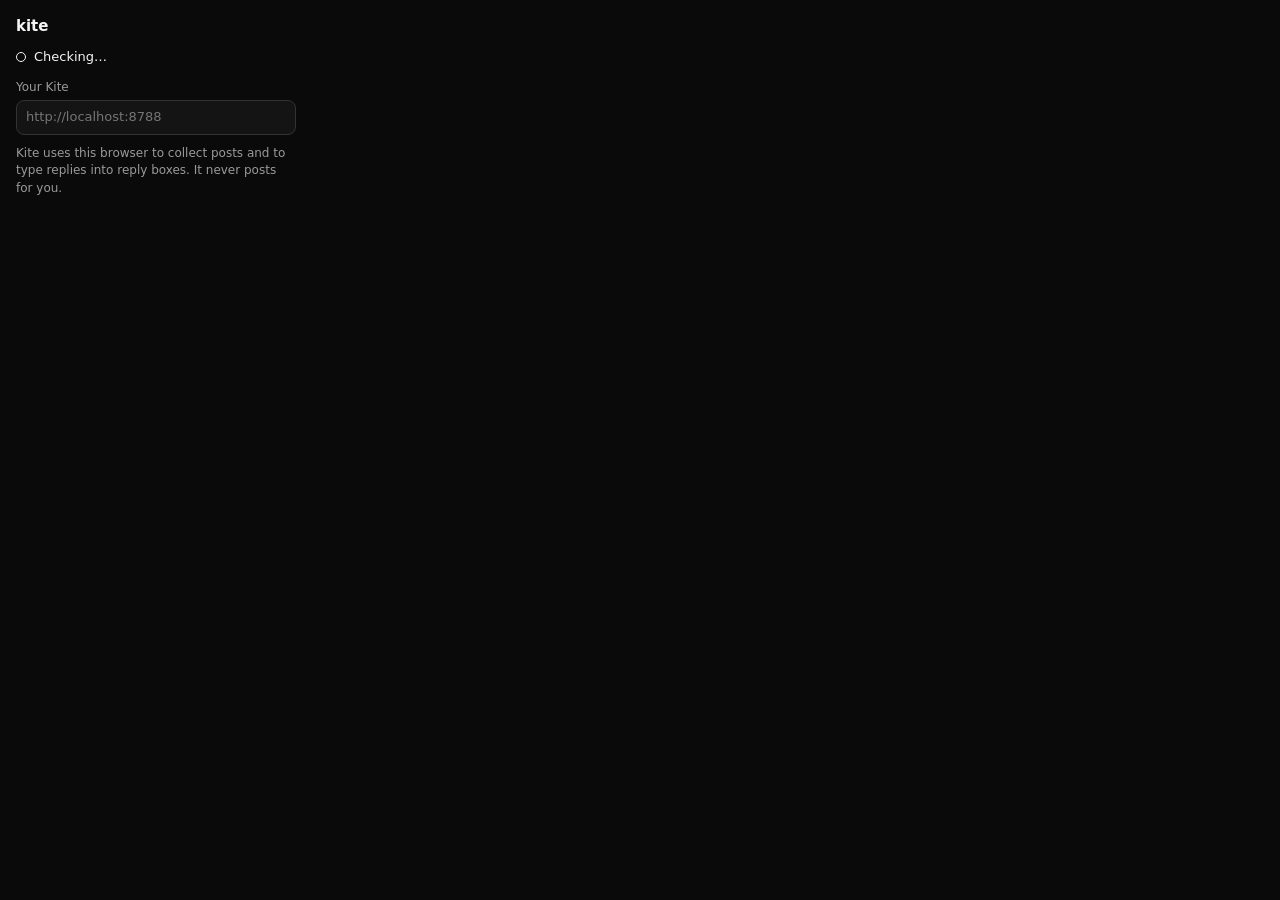
<file: extension/popup.html>
<!doctype html>
<meta charset="utf-8">
<style>
  body { margin: 0; width: 280px; padding: 16px; background: #0a0a0a; color: #f4f4f4; font: 13px/1.45 -apple-system, system-ui, sans-serif; }
  b { font-size: 15px; }
  .row { display: flex; align-items: center; gap: 8px; margin: 10px 0; }
  .dot { width: 8px; height: 8px; border-radius: 50%; border: 1.5px solid #f4f4f4; }
  .dot.on { background: #f4f4f4; }
  label { display: block; color: #9a9a9a; font-size: 12px; margin: 12px 0 4px; }
  input { width: 100%; box-sizing: border-box; background: #141414; color: #f4f4f4; border: 1px solid #333; border-radius: 8px; padding: 7px 9px; font: inherit; }
  p { color: #9a9a9a; font-size: 12px; margin: 10px 0 0; }
</style>
<b>kite</b>
<div class="row"><span class="dot" id="dot"></span><span id="state">Checking…</span></div>
<label for="kite">Your Kite</label>
<input id="kite" placeholder="http://localhost:8788">
<p>Kite uses this browser to collect posts and to type replies into reply boxes. It never posts for you.</p>
<script src="popup.js"></script>
</file>
